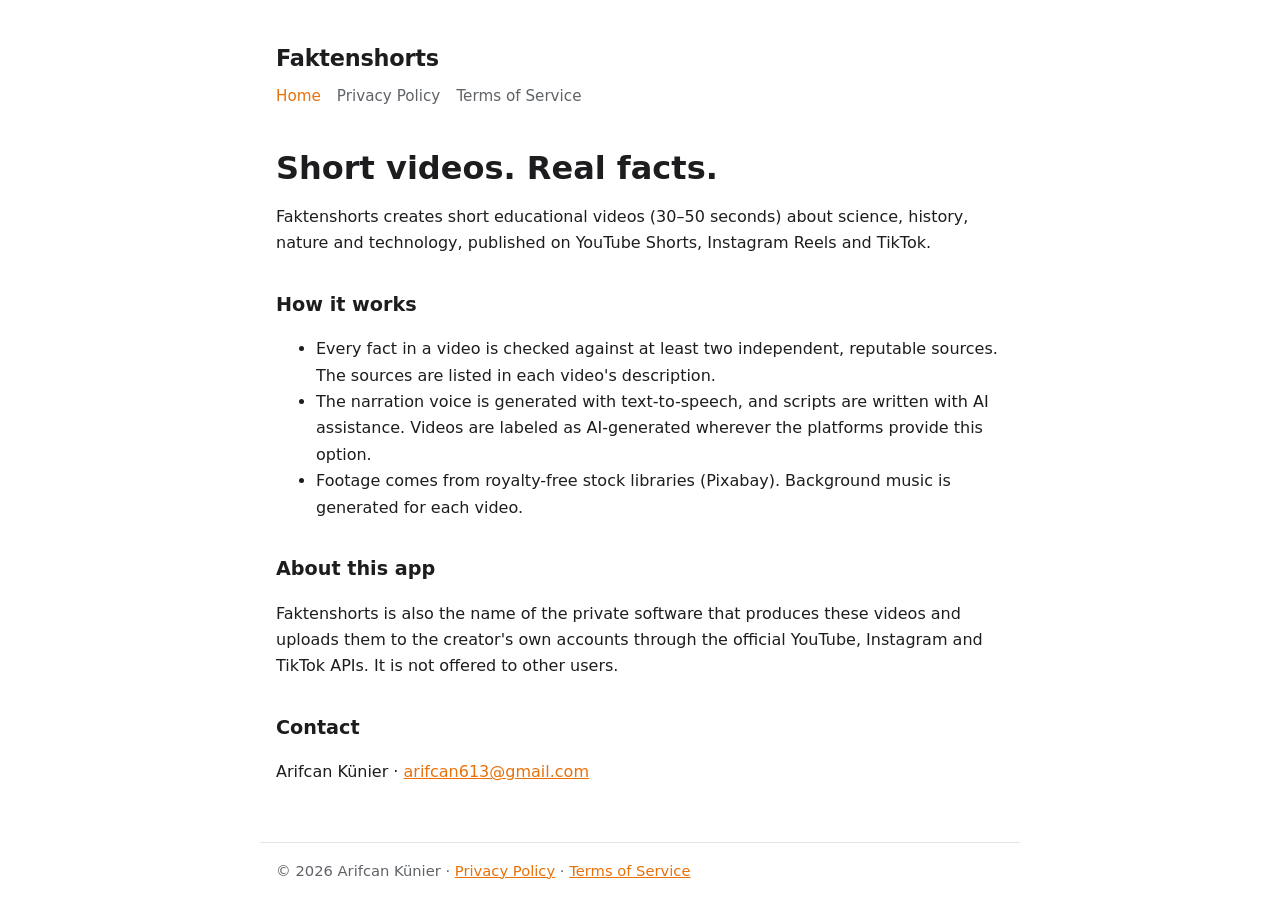
<file: index.html>
<!doctype html>
<html lang="en">
<head>
  <meta charset="utf-8">
  <meta name="viewport" content="width=device-width, initial-scale=1">
  <title>Faktenshorts</title>
  <meta name="description" content="Faktenshorts publishes short, fact-checked educational videos.">
  <link rel="stylesheet" href="style.css">
</head>
<body>
  <header>
    <a class="brand" href="index.html">Faktenshorts</a>
    <nav><a href="index.html" aria-current="page">Home</a><a href="privacy.html">Privacy Policy</a><a href="terms.html">Terms of Service</a></nav>
  </header>
  <main>
    <h1>Short videos. Real facts.</h1>
    <p>Faktenshorts creates short educational videos (30–50 seconds) about science, history, nature and technology,
      published on YouTube Shorts, Instagram Reels and TikTok.</p>
    <h2>How it works</h2>
    <ul>
      <li>Every fact in a video is checked against at least two independent, reputable sources. The sources are listed in each video's description.</li>
      <li>The narration voice is generated with text-to-speech, and scripts are written with AI assistance. Videos are labeled as AI-generated wherever the platforms provide this option.</li>
      <li>Footage comes from royalty-free stock libraries (Pixabay). Background music is generated for each video.</li>
    </ul>
    <h2>About this app</h2>
    <p>Faktenshorts is also the name of the private software that produces these videos and uploads them to the
      creator's own accounts through the official YouTube, Instagram and TikTok APIs. It is not offered to other users.</p>
    <h2>Contact</h2>
    <p>Arifcan Künier · <a href="mailto:arifcan613@gmail.com">arifcan613@gmail.com</a></p>
  </main>
  <footer class="muted">© 2026 Arifcan Künier · <a href="privacy.html">Privacy Policy</a> · <a href="terms.html">Terms of Service</a></footer>
</body>
</html>
</file>
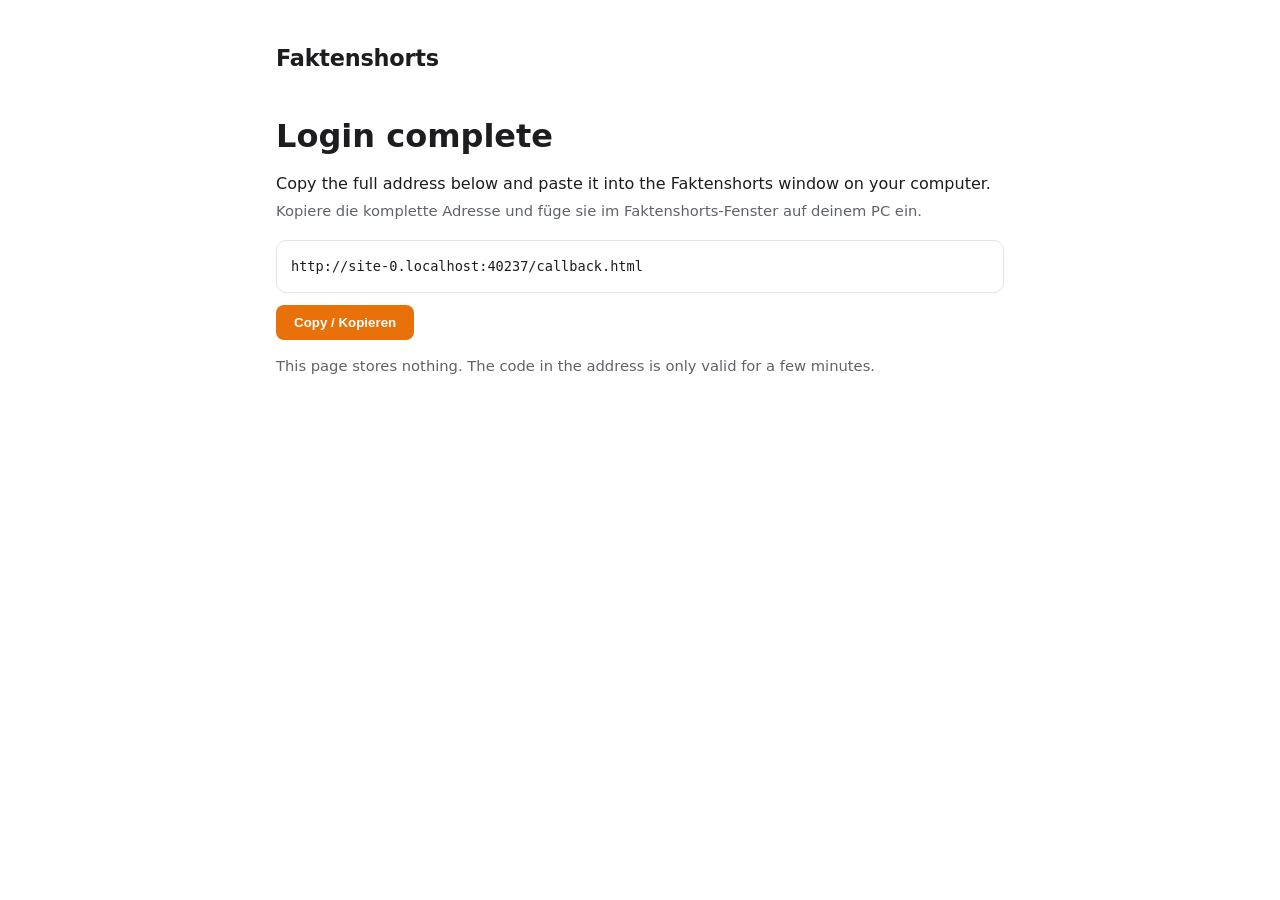
<file: callback.html>
<!doctype html>
<html lang="en">
<head>
  <meta charset="utf-8">
  <meta name="viewport" content="width=device-width, initial-scale=1">
  <meta name="robots" content="noindex">
  <title>Login complete – Faktenshorts</title>
  <link rel="stylesheet" href="style.css">
  <style>
    .box { border: 1px solid var(--line); border-radius: 10px; padding: 14px; word-break: break-all; font-family: ui-monospace, Consolas, monospace; font-size: 0.85rem; }
    button { margin-top: 12px; padding: 10px 18px; border: 0; border-radius: 8px; background: var(--accent); color: #fff; font-weight: 700; cursor: pointer; }
  </style>
</head>
<body>
  <header>
    <a class="brand" href="index.html">Faktenshorts</a>
  </header>
  <main>
    <h1 id="title">Login complete</h1>
    <p id="hint">Copy the full address below and paste it into the Faktenshorts window on your computer.
      <br><span class="muted">Kopiere die komplette Adresse und füge sie im Faktenshorts-Fenster auf deinem PC ein.</span></p>
    <div class="box" id="url"></div>
    <button id="copy" type="button">Copy / Kopieren</button>
    <p class="muted">This page stores nothing. The code in the address is only valid for a few minutes.</p>
  </main>
  <script>
    var u = window.location.href, box = document.getElementById("url");
    box.textContent = u;
    var q = new URLSearchParams(window.location.search);
    if (q.get("error")) {
      document.getElementById("title").textContent = "Login cancelled";
      document.getElementById("hint").textContent = "TikTok reported: " + (q.get("error_description") || q.get("error"));
    }
    document.getElementById("copy").addEventListener("click", function () {
      try { navigator.clipboard.writeText(u); this.textContent = "Copied ✓ / Kopiert ✓"; } catch (e) {}
    });
  </script>
</body>
</html>
</file>
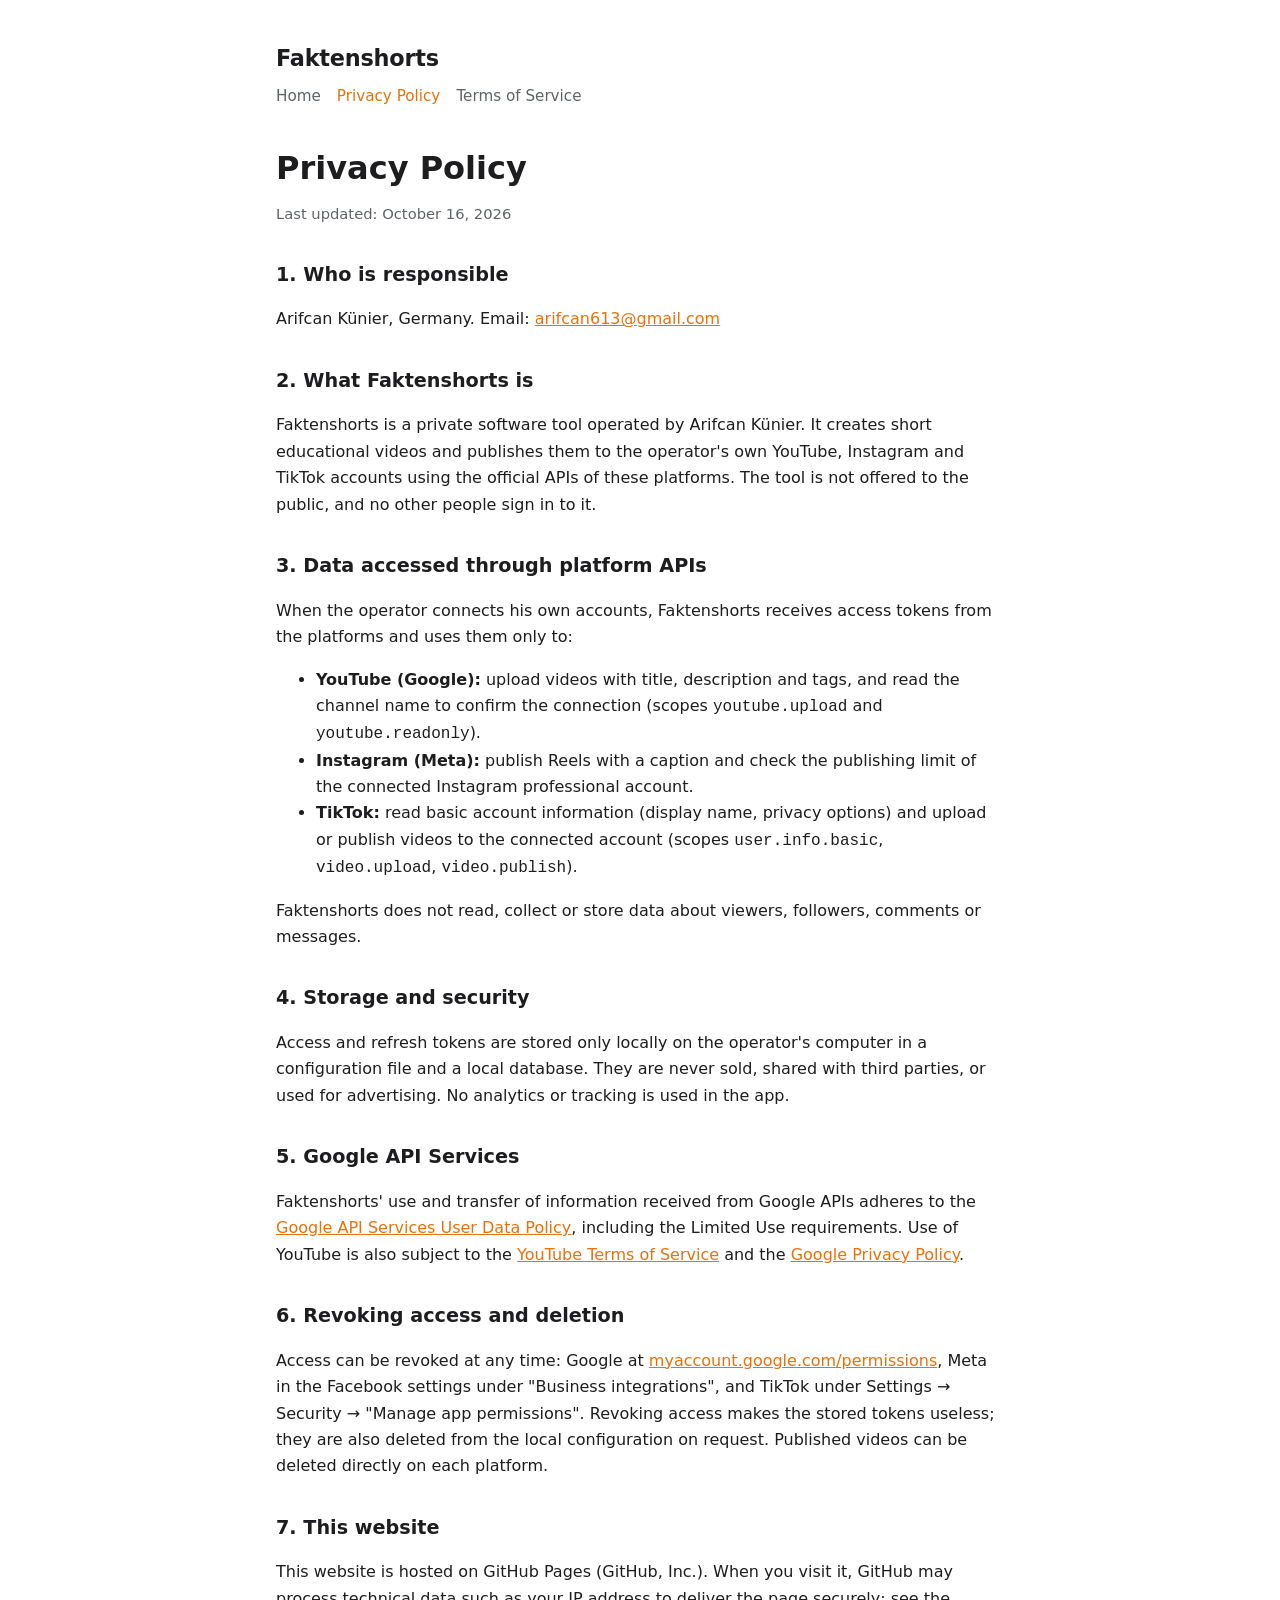
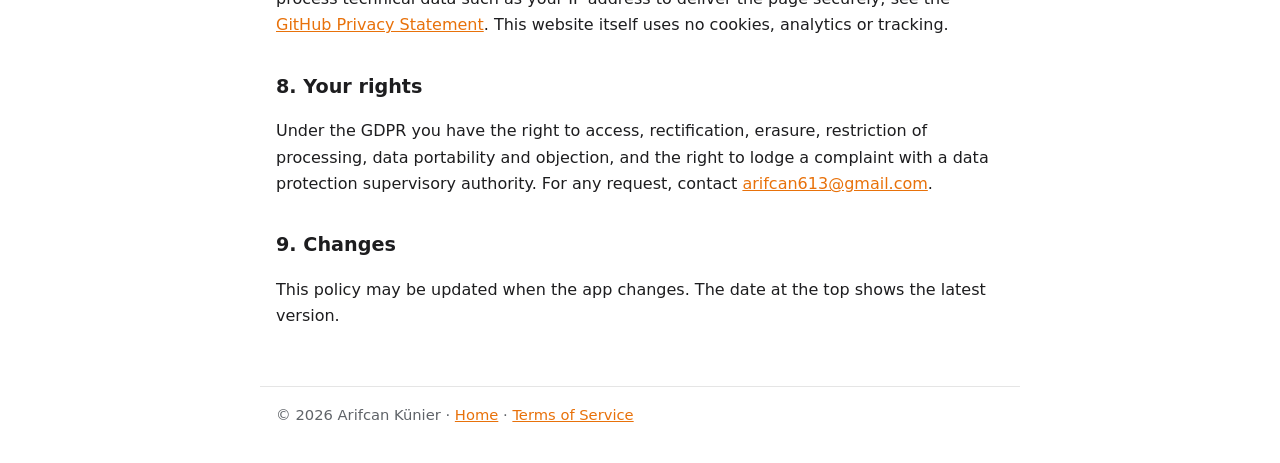
<file: privacy.html>
<!doctype html>
<html lang="en">
<head>
  <meta charset="utf-8">
  <meta name="viewport" content="width=device-width, initial-scale=1">
  <title>Privacy Policy – Faktenshorts</title>
  <meta name="description" content="Privacy Policy of the Faktenshorts app.">
  <link rel="stylesheet" href="style.css">
</head>
<body>
  <header>
    <a class="brand" href="index.html">Faktenshorts</a>
    <nav><a href="index.html">Home</a><a href="privacy.html" aria-current="page">Privacy Policy</a><a href="terms.html">Terms of Service</a></nav>
  </header>
  <main>
    <h1>Privacy Policy</h1>
    <p class="muted">Last updated: October 16, 2026</p>

    <h2>1. Who is responsible</h2>
    <p>Arifcan Künier, Germany. Email: <a href="mailto:arifcan613@gmail.com">arifcan613@gmail.com</a></p>

    <h2>2. What Faktenshorts is</h2>
    <p>Faktenshorts is a private software tool operated by Arifcan Künier. It creates short educational videos and
      publishes them to the operator's own YouTube, Instagram and TikTok accounts using the official APIs of these
      platforms. The tool is not offered to the public, and no other people sign in to it.</p>

    <h2>3. Data accessed through platform APIs</h2>
    <p>When the operator connects his own accounts, Faktenshorts receives access tokens from the platforms and uses
      them only to:</p>
    <ul>
      <li><strong>YouTube (Google):</strong> upload videos with title, description and tags, and read the channel name to confirm the connection (scopes <code>youtube.upload</code> and <code>youtube.readonly</code>).</li>
      <li><strong>Instagram (Meta):</strong> publish Reels with a caption and check the publishing limit of the connected Instagram professional account.</li>
      <li><strong>TikTok:</strong> read basic account information (display name, privacy options) and upload or publish videos to the connected account (scopes <code>user.info.basic</code>, <code>video.upload</code>, <code>video.publish</code>).</li>
    </ul>
    <p>Faktenshorts does not read, collect or store data about viewers, followers, comments or messages.</p>

    <h2>4. Storage and security</h2>
    <p>Access and refresh tokens are stored only locally on the operator's computer in a configuration file and a
      local database. They are never sold, shared with third parties, or used for advertising. No analytics or
      tracking is used in the app.</p>

    <h2>5. Google API Services</h2>
    <p>Faktenshorts' use and transfer of information received from Google APIs adheres to the
      <a href="https://developers.google.com/terms/api-services-user-data-policy">Google API Services User Data Policy</a>,
      including the Limited Use requirements. Use of YouTube is also subject to the
      <a href="https://www.youtube.com/t/terms">YouTube Terms of Service</a> and the
      <a href="https://policies.google.com/privacy">Google Privacy Policy</a>.</p>

    <h2>6. Revoking access and deletion</h2>
    <p>Access can be revoked at any time: Google at <a href="https://myaccount.google.com/permissions">myaccount.google.com/permissions</a>,
      Meta in the Facebook settings under "Business integrations", and TikTok under Settings → Security → "Manage app permissions".
      Revoking access makes the stored tokens useless; they are also deleted from the local configuration on request.
      Published videos can be deleted directly on each platform.</p>

    <h2>7. This website</h2>
    <p>This website is hosted on GitHub Pages (GitHub, Inc.). When you visit it, GitHub may process technical data such
      as your IP address to deliver the page securely; see the
      <a href="https://docs.github.com/en/site-policy/privacy-policies/github-general-privacy-statement">GitHub Privacy Statement</a>.
      This website itself uses no cookies, analytics or tracking.</p>

    <h2>8. Your rights</h2>
    <p>Under the GDPR you have the right to access, rectification, erasure, restriction of processing, data
      portability and objection, and the right to lodge a complaint with a data protection supervisory authority.
      For any request, contact <a href="mailto:arifcan613@gmail.com">arifcan613@gmail.com</a>.</p>

    <h2>9. Changes</h2>
    <p>This policy may be updated when the app changes. The date at the top shows the latest version.</p>
  </main>
  <footer class="muted">© 2026 Arifcan Künier · <a href="index.html">Home</a> · <a href="terms.html">Terms of Service</a></footer>
</body>
</html>
</file>
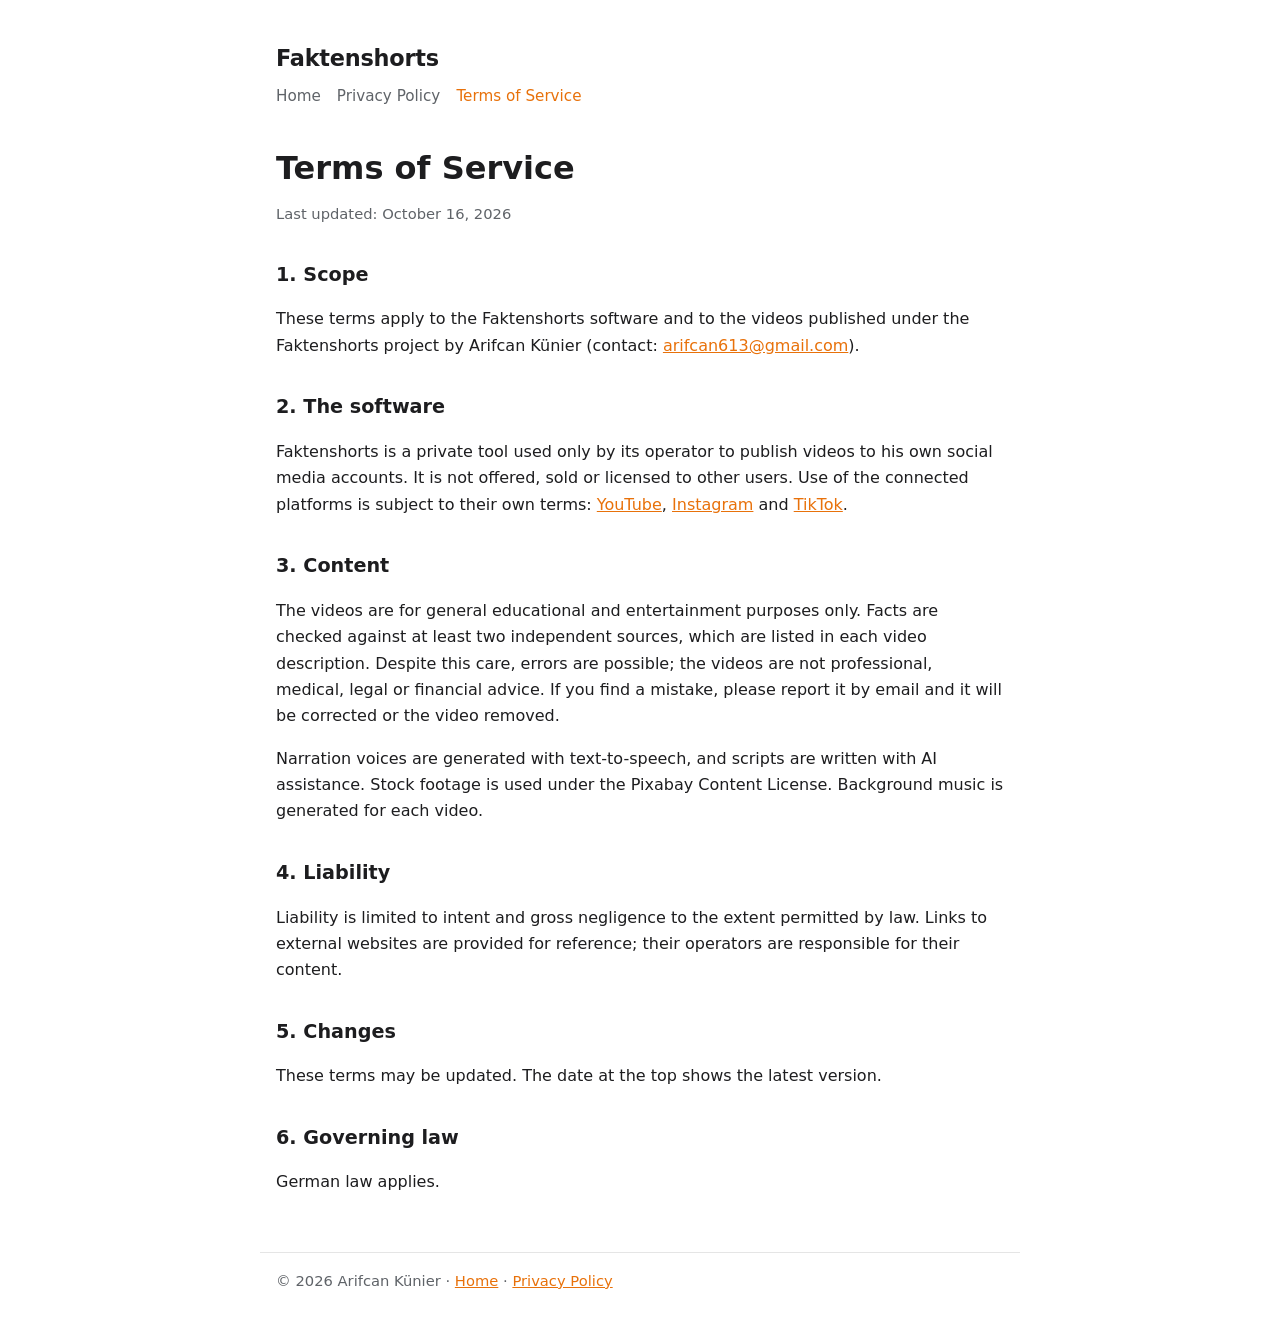
<file: terms.html>
<!doctype html>
<html lang="en">
<head>
  <meta charset="utf-8">
  <meta name="viewport" content="width=device-width, initial-scale=1">
  <title>Terms of Service – Faktenshorts</title>
  <meta name="description" content="Terms of Service of the Faktenshorts app.">
  <link rel="stylesheet" href="style.css">
</head>
<body>
  <header>
    <a class="brand" href="index.html">Faktenshorts</a>
    <nav><a href="index.html">Home</a><a href="privacy.html">Privacy Policy</a><a href="terms.html" aria-current="page">Terms of Service</a></nav>
  </header>
  <main>
    <h1>Terms of Service</h1>
    <p class="muted">Last updated: October 16, 2026</p>

    <h2>1. Scope</h2>
    <p>These terms apply to the Faktenshorts software and to the videos published under the Faktenshorts project by
      Arifcan Künier (contact: <a href="mailto:arifcan613@gmail.com">arifcan613@gmail.com</a>).</p>

    <h2>2. The software</h2>
    <p>Faktenshorts is a private tool used only by its operator to publish videos to his own social media accounts. It
      is not offered, sold or licensed to other users. Use of the connected platforms is subject to their own terms:
      <a href="https://www.youtube.com/t/terms">YouTube</a>, <a href="https://help.instagram.com/581066165581870">Instagram</a>
      and <a href="https://www.tiktok.com/legal/terms-of-service">TikTok</a>.</p>

    <h2>3. Content</h2>
    <p>The videos are for general educational and entertainment purposes only. Facts are checked against at least two
      independent sources, which are listed in each video description. Despite this care, errors are possible; the
      videos are not professional, medical, legal or financial advice. If you find a mistake, please report it by email
      and it will be corrected or the video removed.</p>
    <p>Narration voices are generated with text-to-speech, and scripts are written with AI assistance. Stock footage is
      used under the Pixabay Content License. Background music is generated for each video.</p>

    <h2>4. Liability</h2>
    <p>Liability is limited to intent and gross negligence to the extent permitted by law. Links to external websites
      are provided for reference; their operators are responsible for their content.</p>

    <h2>5. Changes</h2>
    <p>These terms may be updated. The date at the top shows the latest version.</p>

    <h2>6. Governing law</h2>
    <p>German law applies.</p>
  </main>
  <footer class="muted">© 2026 Arifcan Künier · <a href="index.html">Home</a> · <a href="privacy.html">Privacy Policy</a></footer>
</body>
</html>
</file>
<file: style.css>
:root { --bg: #ffffff; --fg: #1d1d1f; --muted: #5f6368; --accent: #e8710a; --line: #e5e5e5; }
@media (prefers-color-scheme: dark) {
  :root { --bg: #121212; --fg: #ececec; --muted: #a0a0a0; --accent: #ffb366; --line: #2a2a2a; }
}
* { box-sizing: border-box; }
body { margin: 0; background: var(--bg); color: var(--fg); font: 16px/1.65 system-ui, -apple-system, "Segoe UI", Roboto, sans-serif; }
header, main, footer { max-width: 760px; margin: 0 auto; padding: 0 16px; }
header { padding-top: 40px; padding-bottom: 8px; }
header a.brand { color: var(--fg); text-decoration: none; font-weight: 800; font-size: 1.4rem; letter-spacing: -0.01em; }
nav { margin-top: 6px; }
nav a { color: var(--muted); margin-right: 16px; text-decoration: none; font-size: 0.95rem; }
nav a:hover, nav a[aria-current] { color: var(--accent); }
h1 { font-size: 2rem; line-height: 1.2; margin: 32px 0 8px; }
h2 { font-size: 1.2rem; margin: 32px 0 6px; }
p, li { color: var(--fg); }
.muted { color: var(--muted); font-size: 0.92rem; }
a { color: var(--accent); }
footer { border-top: 1px solid var(--line); margin-top: 56px; padding-top: 16px; padding-bottom: 40px; }
</file>
